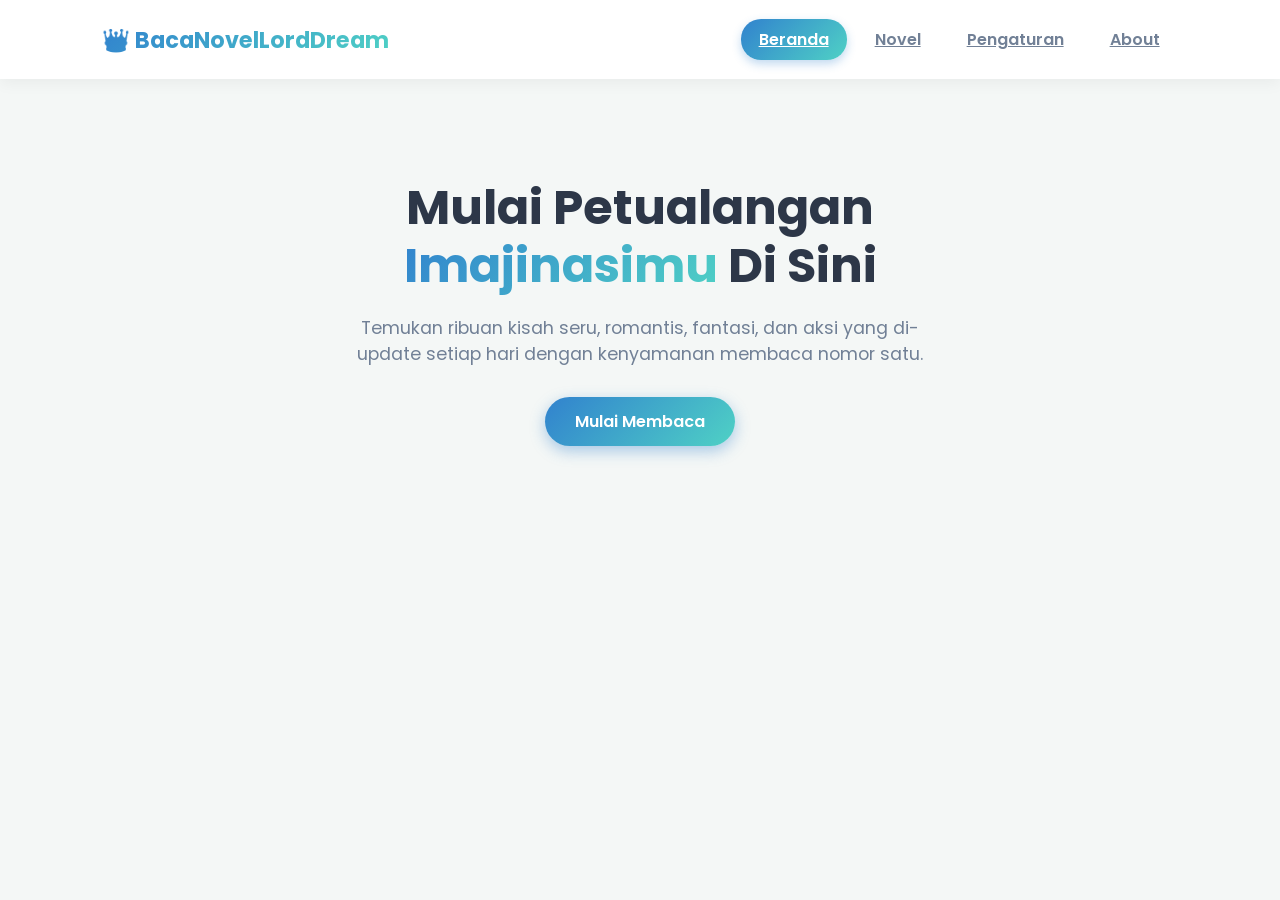
<file: index.html>
<!DOCTYPE html>
<html lang="id">
<head>
    <meta charset="UTF-8">
    <meta name="viewport" content="width=device-width, initial-scale=1.0">
    <title>BacaNovelLordDream - Beranda</title>
    <link rel="stylesheet" href="style.css?v=1.2">
    <link href="https://fonts.googleapis.com/css2?family=Poppins:wght@300;400;600;700&display=swap" rel="stylesheet">
</head>
<script>
    // Pengecekan instan saat halaman dimuat
    if (localStorage.getItem('webTheme') === 'dark') {
        document.body.classList.add('dark-theme');
    }
</script>
<body>
    <header class="desktop-header">
        <div class="logo">👑 BacaNovelLordDream</div>
        <nav class="nav-menu">
            <a href="index.html" class="nav-link active">Beranda</a>
            <a href="novel.html" class="nav-link">Novel</a>
            <a href="pengaturan.html" class="nav-link">Pengaturan</a>
            <a href="about.html" class="nav-link">About</a>
        </nav>
    </header>

    <nav class="mobile-bottom-nav">
        <a href="index.html" class="mobile-nav-link active">🏠<span class="nav-text">Beranda</span></a>
        <a href="novel.html" class="mobile-nav-link">📚<span class="nav-text">Novel</span></a>
        <a href="pengaturan.html" class="mobile-nav-link">⚙️<span class="nav-text">Pengaturan</span></a>
        <a href="about.html" class="mobile-nav-link">👑<span class="nav-text">About</span></a>
    </nav>

    <main class="container">
        <section class="hero-section">
            <h1>Mulai Petualangan <br><span>Imajinasimu</span> Di Sini</h1>
            <p>Temukan ribuan kisah seru, romantis, fantasi, dan aksi yang di-update setiap hari dengan kenyamanan membaca nomor satu.</p>
            <a href="novel.html" class="btn-primary" style="text-decoration:none; display:inline-block;">Mulai Membaca</a>
        </section>
    </main>
    <script src="script.js"></script>
</body>
</html>
</file>
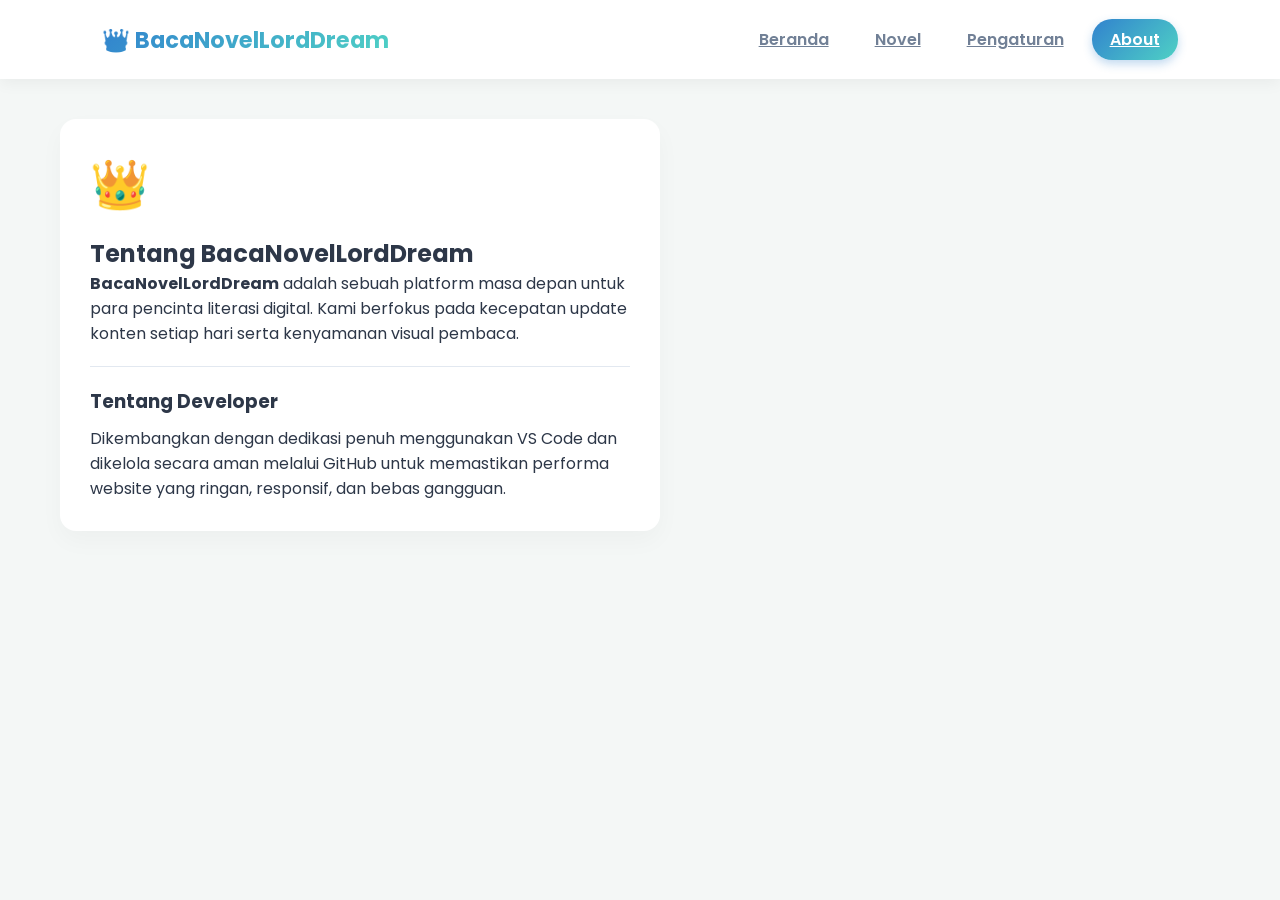
<file: about.html>
<!DOCTYPE html>
<html lang="id">
<head>
    <meta charset="UTF-8">
    <meta name="viewport" content="width=device-width, initial-scale=1.0">
    <title>About - BacaNovelLordDream</title>
    <link rel="stylesheet" href="style.css?v=1.2">
    <link href="https://fonts.googleapis.com/css2?family=Poppins:wght@300;400;600;700&display=swap" rel="stylesheet">
</head>
<script>
    // Pengecekan instan saat halaman dimuat
    if (localStorage.getItem('webTheme') === 'dark') {
        document.body.classList.add('dark-theme');
    }
</script>
<body>
    <header class="desktop-header">
        <div class="logo">👑 BacaNovelLordDream</div>
        <nav class="nav-menu">
            <a href="index.html" class="nav-link">Beranda</a>
            <a href="novel.html" class="nav-link">Novel</a>
            <a href="pengaturan.html" class="nav-link">Pengaturan</a>
            <a href="about.html" class="nav-link active">About</a>
        </nav>
    </header>

    <nav class="mobile-bottom-nav">
        <a href="index.html" class="mobile-nav-link">🏠<span class="nav-text">Beranda</span></a>
        <a href="novel.html" class="mobile-nav-link">📚<span class="nav-text">Novel</span></a>
        <a href="pengaturan.html" class="mobile-nav-link">⚙️<span class="nav-text">Pengaturan</span></a>
        <a href="about.html" class="mobile-nav-link active">👑<span class="nav-text">About</span></a>
    </nav>

    <main class="container">
        <div class="about-card">
            <div class="about-icon">👑</div>
            <h2>Tentang BacaNovelLordDream</h2>
            <p><strong>BacaNovelLordDream</strong> adalah sebuah platform masa depan untuk para pencinta literasi digital. Kami berfokus pada kecepatan update konten setiap hari serta kenyamanan visual pembaca.</p>
            <hr>
            <h3>Tentang Developer</h3>
            <p>Dikembangkan dengan dedikasi penuh menggunakan VS Code dan dikelola secara aman melalui GitHub untuk memastikan performa website yang ringan, responsif, dan bebas gangguan.</p>
        </div>
    </main>
    <script src="script.js"></script>
</body>
</html>
</file>
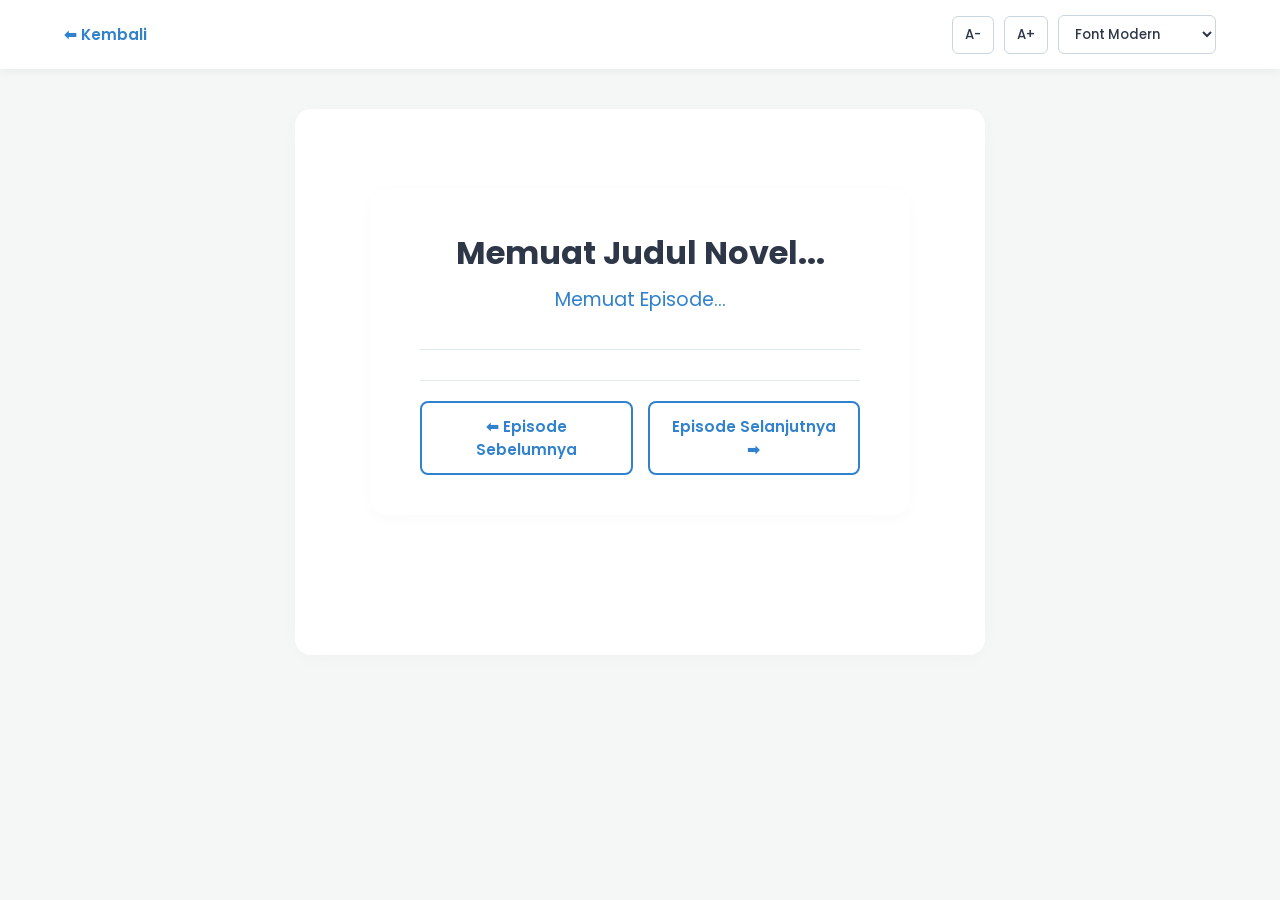
<file: baca.html>
<!DOCTYPE html>
<html lang="id">
<head>
    <meta charset="UTF-8">
    <meta name="viewport" content="width=device-width, initial-scale=1.0">
    <title>Membaca Novel - BacaNovelLordDream</title>
    <link rel="stylesheet" href="style.css">
    <link href="https://fonts.googleapis.com/css2?family=Poppins:wght@300;400;600;700&display=swap" rel="stylesheet">
</head>
<script>
    // Pengecekan instan saat halaman dimuat
    if (localStorage.getItem('webTheme') === 'dark') {
        document.body.classList.add('dark-theme');
    }
</script>
<body>

    <!-- Header Panel Pengaturan Membaca -->
    <header class="read-header">
        <a href="novel.html" class="btn-back-home">⬅ Kembali</a>
        
        <div class="floating-settings">
            <!-- Ukuran Huruf -->
            <button onclick="adjustFont('-')">A-</button>
            <button onclick="adjustFont('+')">A+</button>
            
            <!-- Jenis Huruf -->
            <select id="fontStyle" onchange="changeReaderFont()">
                <option value="modern">Font Modern</option>
                <option value="buku">Font Buku (Serif)</option>
            </select>
        </div>
    </header>

    <!-- Area Membaca Utama -->
    <div class="read-container">
        <main class="novel-reading-wrapper">
            
            <div class="read-container">
        <main class="novel-reading-wrapper">
            
            <div class="meta-novel">
                <!-- Judul dan Episode akan diisi otomatis oleh JavaScript -->
                <h1 id="novelTitle">Memuat Judul Novel...</h1>
                <div class="chapter-title" id="chapterTitle">Memuat Episode...</div>
            </div>
            
            <hr style="border: none; border-top: 1px solid #e2e8f0; margin-bottom: 30px;">

            <!-- Isi Cerita Otomatis Masuk ke Sini -->
            <article class="story-body" id="storyContent">
                <!-- Paragraf cerita akan muncul di sini secara dinamis -->
            </article>
            <!-- Isi Cerita -->
            <article class="story-body" id="storyContent">
                <!-- Paragraf cerita akan muncul di sini secara dinamis -->
            </article>

            <!-- ANGGOTA BARU: TOMBOL NAVIGASI BAWAH -->
            <hr style="border: none; border-top: 1px solid #e2e8f0; margin: 30px 0 20px 0;">
            <div class="episode-navigation">
                <button id="btnPrev" onclick="navigateEpisode('prev')" class="btn-nav-ep">⬅ Episode Sebelumnya</button>
                <button id="btnNext" onclick="navigateEpisode('next')" class="btn-nav-ep">Episode Selanjutnya ➡</button>
            </div>

        </main>
    </div>

    <script src="script.js"></script>
</body>
</html>
</file>
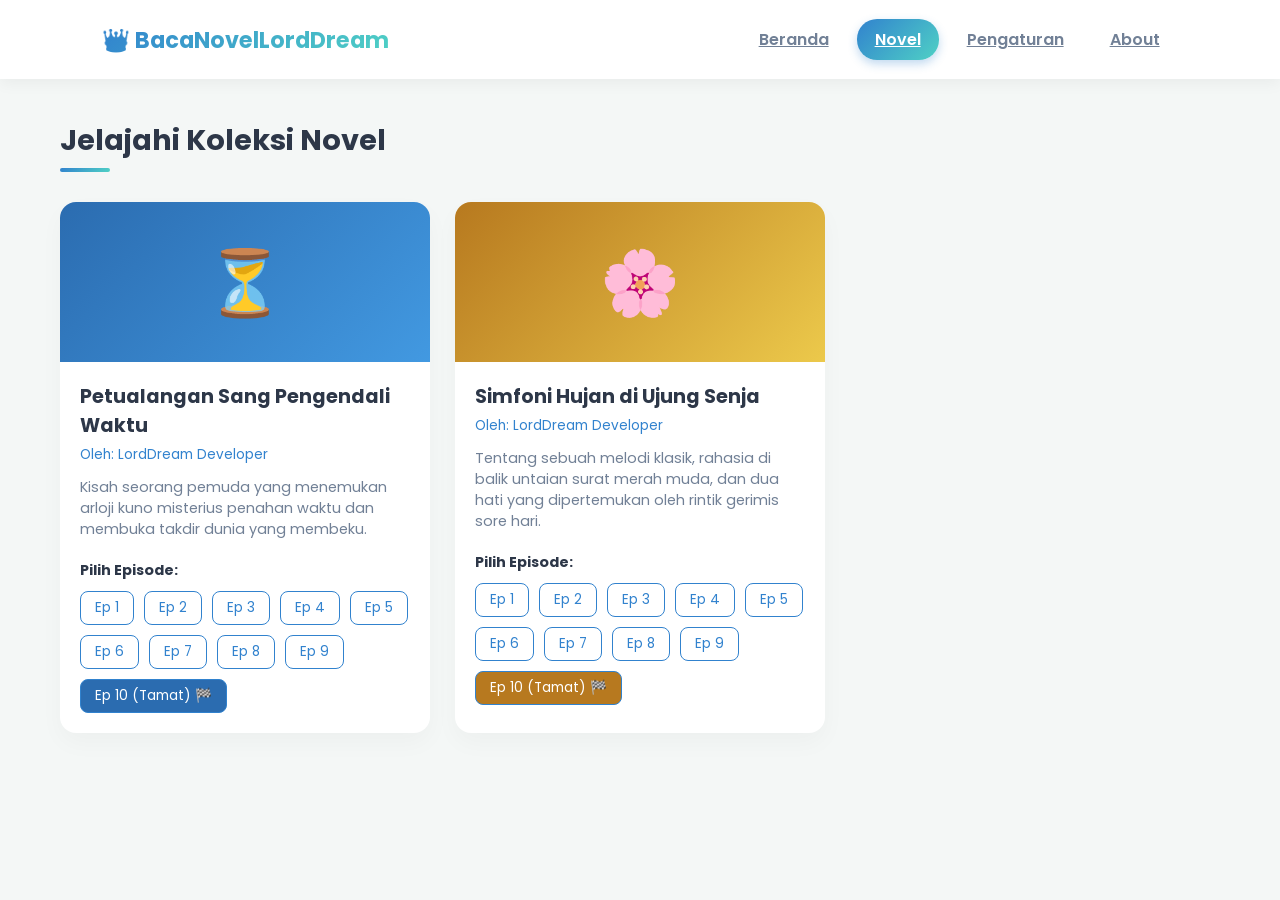
<file: novel.html>
<!DOCTYPE html>
<html lang="id">
<head>
    <meta charset="UTF-8">
    <meta name="viewport" content="width=device-width, initial-scale=1.0">
    <title>Koleksi Novel - BacaNovelLordDream</title>
    <link rel="stylesheet" href="style.css?v=1.2">
    <link href="https://fonts.googleapis.com/css2?family=Poppins:wght@300;400;600;700&display=swap" rel="stylesheet">
</head>
<script>
    // Pengecekan instan saat halaman dimuat
    if (localStorage.getItem('webTheme') === 'dark') {
        document.body.classList.add('dark-theme');
    }
</script>
<body>
    <!-- Navigasi Laptop -->
    <header class="desktop-header">
        <div class="logo">👑 BacaNovelLordDream</div>
        <nav class="nav-menu">
            <a href="index.html" class="nav-link">Beranda</a>
            <a href="novel.html" class="nav-link active">Novel</a>
            <a href="pengaturan.html" class="nav-link">Pengaturan</a>
            <a href="about.html" class="nav-link">About</a>
        </nav>
    </header>

    <!-- Navigasi HP -->
    <nav class="mobile-bottom-nav">
        <a href="index.html" class="mobile-nav-link">🏠<span class="nav-text">Beranda</span></a>
        <a href="novel.html" class="mobile-nav-link active">📚<span class="nav-text">Novel</span></a>
        <a href="pengaturan.html" class="mobile-nav-link">⚙️<span class="nav-text">Pengaturan</span></a>
        <a href="about.html" class="mobile-nav-link">👑<span class="nav-text">About</span></a>
    </nav>

    <main class="container">
        <section>
            <h2 class="section-title">Jelajahi Koleksi Novel</h2>
            <div class="novel-grid">
                
                <!-- CARD NOVEL 1: FANTASI (SUDAH TAMAT) -->
                <div class="novel-card">
                    <div class="novel-cover" style="background: linear-gradient(135deg, #2b6cb0, #4299e1); color: white;">⏳</div>
                    <div class="novel-info">
                        <h3>Petualangan Sang Pengendali Waktu</h3>
                        <p class="author">Oleh: LordDream Developer</p>
                        <p class="synopsis">Kisah seorang pemuda yang menemukan arloji kuno misterius penahan waktu dan membuka takdir dunia yang membeku.</p>
                        <div class="episode-container">
                            <h4>Pilih Episode:</h4>
                            <div class="episode-list">
                                <a href="baca.html?novel=1&ep=1" class="btn-ep">Ep 1</a>
                                <a href="baca.html?novel=1&ep=2" class="btn-ep">Ep 2</a>
                                <a href="baca.html?novel=1&ep=3" class="btn-ep">Ep 3</a>
                                <a href="baca.html?novel=1&ep=4" class="btn-ep">Ep 4</a>
                                <a href="baca.html?novel=1&ep=5" class="btn-ep">Ep 5</a>
                                <a href="baca.html?novel=1&ep=6" class="btn-ep">Ep 6</a>
                                <a href="baca.html?novel=1&ep=7" class="btn-ep">Ep 7</a>
                                <a href="baca.html?novel=1&ep=8" class="btn-ep">Ep 8</a>
                                <a href="baca.html?novel=1&ep=9" class="btn-ep">Ep 9</a>
                                <a href="baca.html?novel=1&ep=10" class="btn-ep" style="background: #2b6cb0; color: white;">Ep 10 (Tamat) 🏁</a>
                            </div>
                        </div>
                    </div>
                </div>

                <!-- CARD NOVEL 2: ROMANTIS -->
                <div class="novel-card">
                    <div class="novel-cover" style="background: linear-gradient(135deg, #b7791f, #ecc94b); color: white;">🌸</div>
                    <div class="novel-info">
                        <h3>Simfoni Hujan di Ujung Senja</h3>
                        <p class="author">Oleh: LordDream Developer</p>
                        <p class="synopsis">Tentang sebuah melodi klasik, rahasia di balik untaian surat merah muda, dan dua hati yang dipertemukan oleh rintik gerimis sore hari.</p>
                        <div class="episode-container">
                            <h4>Pilih Episode:</h4>
                            <!-- Ganti bagian episode-list di Novel 2 dengan ini -->
                <div class="episode-list">
                                <a href="baca.html?novel=2&ep=1" class="btn-ep">Ep 1</a>
                                <a href="baca.html?novel=2&ep=2" class="btn-ep">Ep 2</a>
                                <a href="baca.html?novel=2&ep=3" class="btn-ep">Ep 3</a>
                                <a href="baca.html?novel=2&ep=4" class="btn-ep">Ep 4</a>
                                <a href="baca.html?novel=2&ep=5" class="btn-ep">Ep 5</a>
                                <a href="baca.html?novel=2&ep=6" class="btn-ep">Ep 6</a>
                                <a href="baca.html?novel=2&ep=7" class="btn-ep">Ep 7</a>
                                <a href="baca.html?novel=2&ep=8" class="btn-ep">Ep 8</a>
                                <a href="baca.html?novel=2&ep=9" class="btn-ep">Ep 9</a>
                                <a href="baca.html?novel=2&ep=10" class="btn-ep" style="background: #b7791f; color: white;">Ep 10 (Tamat) 🏁</a>
                            </div>
                        </div>
                    </div>
                </div>

            </div>
        </section>
    </main>
    <script src="script.js"></script>
</body>
</html>
</file>
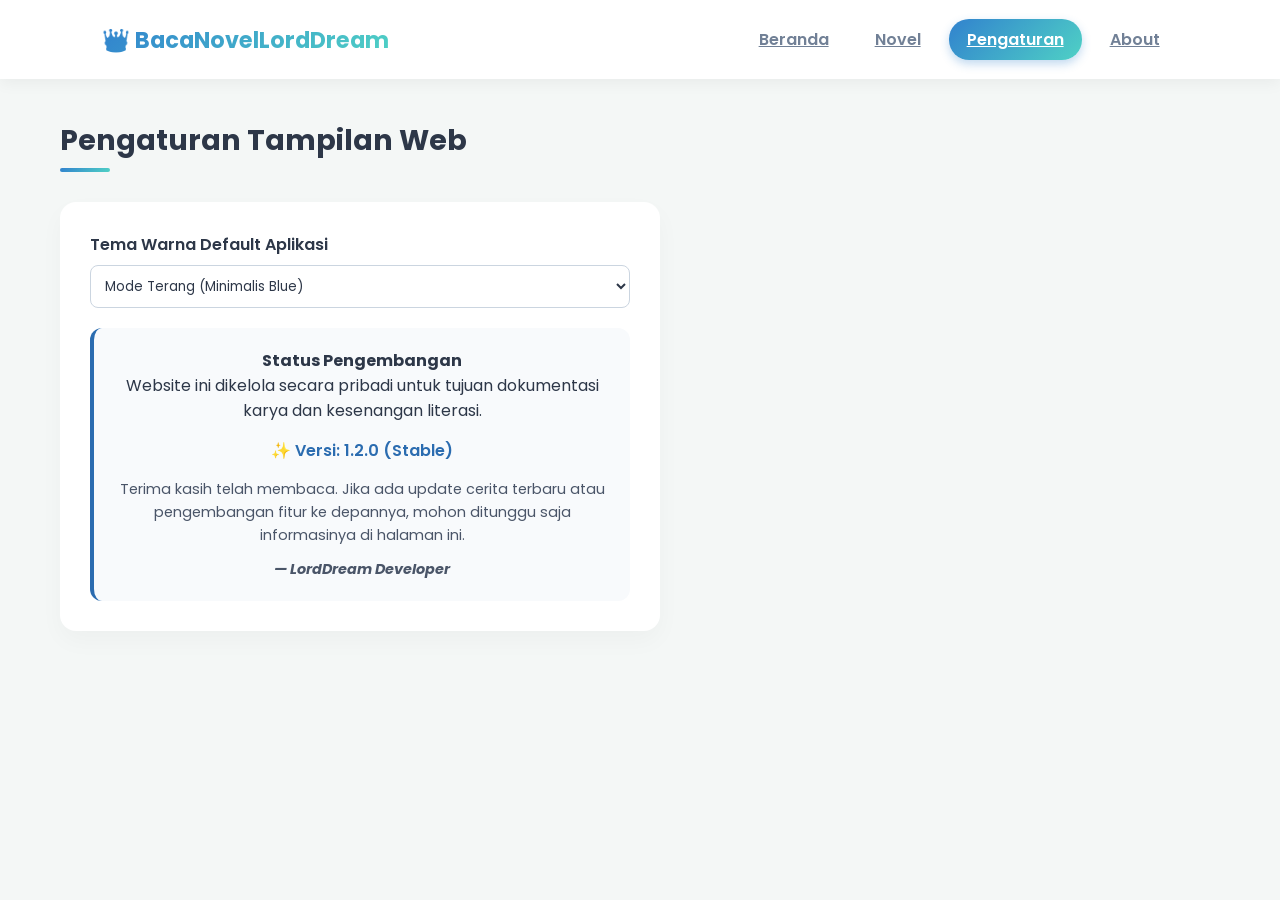
<file: pengaturan.html>
<!DOCTYPE html>
<html lang="id">
<head>
    <meta charset="UTF-8">
    <meta name="viewport" content="width=device-width, initial-scale=1.0">
    <title>Pengaturan - BacaNovelLordDream</title>
    <link rel="stylesheet" href="style.css?v=1.2">
    <link href="https://fonts.googleapis.com/css2?family=Poppins:wght@300;400;600;700&display=swap" rel="stylesheet">
</head>
<script>
    // Pengecekan instan saat halaman dimuat
    if (localStorage.getItem('webTheme') === 'dark') {
        document.body.classList.add('dark-theme');
    }
</script>
<body>
    <header class="desktop-header">
        <div class="logo">👑 BacaNovelLordDream</div>
        <nav class="nav-menu">
            <a href="index.html" class="nav-link">Beranda</a>
            <a href="novel.html" class="nav-link">Novel</a>
            <a href="pengaturan.html" class="nav-link active">Pengaturan</a>
            <a href="about.html" class="nav-link">About</a>
        </nav>
    </header>

    <nav class="mobile-bottom-nav">
        <a href="index.html" class="mobile-nav-link">🏠<span class="nav-text">Beranda</span></a>
        <a href="novel.html" class="mobile-nav-link">📚<span class="nav-text">Novel</span></a>
        <a href="pengaturan.html" class="mobile-nav-link active">⚙️<span class="nav-text">Pengaturan</span></a>
        <a href="about.html" class="mobile-nav-link">👑<span class="nav-text">About</span></a>
    </nav>

    <main class="container">
        <h2 class="section-title">Pengaturan Tampilan Web</h2>
        <div class="settings-box">
            <div class="setting-item">
                <label>Tema Warna Default Aplikasi</label>
                <select id="globalTheme" onchange="changeGlobalTheme()">
                    <option value="light">Mode Terang (Minimalis Blue)</option>
                    <option value="dark">Mode Gelap (Premium Dark)</option>
                    <option value="sepia">Mode Sepia (Kertas Klasik)</option>
                </select>
                
                <script>
                    // Setel nilai dropdown sesuai tema yang tersimpan
                    document.getElementById('globalTheme').value = localStorage.getItem('webTheme') || 'light';
                </script>
            </div>
            <div class="contact-developer-box">
                <h4>Status Pengembangan</h4>
                <p>Website ini dikelola secara pribadi untuk tujuan dokumentasi karya dan kesenangan literasi.</p>
                <div class="status-badge">
                    <span>✨ Versi: 1.2.0 (Stable)</span>
                </div>
                <div class="info-footer">
                    <p>Terima kasih telah membaca. Jika ada update cerita terbaru atau pengembangan fitur ke depannya, mohon ditunggu saja informasinya di halaman ini.</p>
                    <p class="signature">— LordDream Developer</p>
                </div>
            </div>
    </main>
    <script src="script.js"></script>
</body>
</html>
</file>
<file: style.css>
/* ==========================================
   GAYA UTAMA (SAMA UNTUK LAPTOP & HP)
   ========================================== */
* {
    margin: 0;
    padding: 0;
    box-sizing: border-box;
    font-family: 'Poppins', sans-serif;
}

:root {
    --bg-primary: #f4f7f6;
    --bg-card: #ffffff;
    --text-main: #2d3748;
    --text-muted: #718096;
    --accent-color: #3182ce;
    --accent-gradient: linear-gradient(135deg, #3182ce, #4fd1c5);
}

.dark-theme {
    --bg-primary: #1a202c;
    --bg-card: #2d3748;
    --text-main: #f7fafc;
    --text-muted: #a0aec0;
}

body {
    background-color: var(--bg-primary);
    color: var(--text-main);
    transition: background 0.3s, color 0.3s;
}

.desktop-header {
    background: var(--bg-card);
    padding: 1.2rem 8%;
    display: flex;
    justify-content: space-between;
    align-items: center;
    box-shadow: 0 4px 15px rgba(0, 0, 0, 0.05);
    position: sticky;
    top: 0;
    z-index: 1000;
}

.logo {
    font-size: 1.4rem;
    font-weight: 700;
    background: var(--accent-gradient);
    background-clip: text; /* standard property for compatibility */
    -webkit-background-clip: text;
    -webkit-text-fill-color: transparent;
}

.nav-menu {
    display: flex;
    gap: 10px;
}

.nav-link {
    background: none;
    border: none;
    padding: 8px 18px;
    font-size: 1rem;
    font-weight: 600;
    color: var(--text-muted);
    cursor: pointer;
    border-radius: 20px;
    transition: all 0.2s ease;
}

.nav-link:hover, .nav-link.active {
    color: white;
    background: var(--accent-gradient);
    box-shadow: 0 4px 10px rgba(49, 130, 206, 0.3);
}

.tab-content {
    display: none;
    animation: fadeIn 0.4s ease forwards;
}

.tab-content.active {
    display: block;
}

@keyframes fadeIn {
    from { opacity: 0; transform: translateY(10px); }
    to { opacity: 1; transform: translateY(0); }
}

.container {
    max-width: 1200px;
    margin: 40px auto;
    padding: 0 20px;
}

.hero-section {
    text-align: center;
    padding: 60px 20px;
}

.hero-section h1 {
    font-size: 3rem;
    line-height: 1.2;
    margin-bottom: 20px;
}

.hero-section h1 span {
    background: var(--accent-gradient);
    background-clip: text;
    -webkit-background-clip: text;
    -webkit-text-fill-color: transparent;
}

.hero-section p {
    color: var(--text-muted);
    max-width: 600px;
    margin: 0 auto 30px auto;
    font-size: 1.1rem;
}

.btn-primary {
    padding: 12px 30px;
    font-size: 1rem;
    font-weight: 600;
    color: white;
    background: var(--accent-gradient);
    border: none;
    border-radius: 25px;
    cursor: pointer;
    box-shadow: 0 5px 15px rgba(49, 130, 206, 0.4);
}

.section-title {
    margin-bottom: 30px;
    font-size: 1.8rem;
    position: relative;
    padding-bottom: 10px;
}

.section-title::after {
    content: '';
    position: absolute;
    bottom: 0;
    left: 0;
    width: 50px;
    height: 4px;
    background: var(--accent-gradient);
    border-radius: 2px;
}

.novel-grid {
    display: grid;
    grid-template-columns: repeat(auto-fill, minmax(320px, 1fr));
    gap: 25px;
}

.novel-card {
    background: var(--bg-card);
    border-radius: 16px;
    overflow: hidden;
    box-shadow: 0 10px 25px rgba(0,0,0,0.03);
    display: flex;
    flex-direction: column;
}

.novel-cover {
    height: 160px;
    display: flex;
    align-items: center;
    justify-content: center;
    font-size: 4rem;
}

.novel-info {
    padding: 20px;
}

.novel-info h3 { margin-bottom: 5px; font-size: 1.2rem; }
.author { font-size: 0.85rem; color: var(--accent-color); margin-bottom: 12px; }
.synopsis { font-size: 0.9rem; color: var(--text-muted); margin-bottom: 20px; }

.episode-container h4 { font-size: 0.9rem; margin-bottom: 10px; }
.episode-list { display: flex; gap: 10px; flex-wrap: wrap; }

.btn-ep {
    padding: 6px 14px;
    font-size: 0.85rem;
    border: 1px solid var(--accent-color);
    border-radius: 8px;
    text-decoration: none;
    color: var(--accent-color);
    background: transparent;
    cursor: pointer;
}

.btn-ep:hover {
    background: var(--accent-gradient);
    color: white;
    border-color: transparent;
}

.btn-ep.locked {
    border-color: #cbd5e0;
    color: #a0aec0;
    cursor: not-allowed;
}

.btn-ep.locked:hover { background: #edf2f7; color: #a0aec0; }

.settings-box, .about-card {
    background: var(--bg-card);
    padding: 30px;
    border-radius: 16px;
    box-shadow: 0 10px 25px rgba(0,0,0,0.03);
    max-width: 600px;
}

.setting-item {
    margin-bottom: 20px;
}

.setting-item label { display: block; margin-bottom: 8px; font-weight: 600; }
.setting-item select {
    width: 100%; padding: 10px; border-radius: 8px; border: 1px solid #cbd5e0; background: var(--bg-card); color: var(--text-main);
}

.about-icon { font-size: 3rem; margin-bottom: 15px; }
.about-card hr { margin: 20px 0; border: none; border-top: 1px solid #e2e8f0; }
.about-card h3 { margin-bottom: 10px; }

/* ==========================================
   DESAIN LAPTOP UNTUK HALAMAN BACA (baca.html)
   ========================================== */
.read-container {
    max-width: 740px;
    margin: 40px auto 100px auto;
    padding: 0 25px;
}

.read-header {
    background: var(--bg-card);
    padding: 15px 5%;
    display: flex;
    justify-content: space-between;
    align-items: center;
    box-shadow: 0 2px 10px rgba(0,0,0,0.05);
    position: sticky;
    top: 0;
    z-index: 1000;
    transition: background 0.3s;
}

.btn-back-home {
    color: var(--accent-color);
    text-decoration: none;
    font-weight: 600;
    font-size: 0.95rem;
}

.floating-settings {
    display: flex;
    gap: 10px;
    align-items: center;
}

.floating-settings button, .floating-settings select {
    padding: 8px 12px;
    border-radius: 6px;
    border: 1px solid #cbd5e0;
    background: var(--bg-card);
    color: var(--text-main);
    cursor: pointer;
    font-weight: 500;
    transition: background 0.3s, color 0.3s, border-color 0.3s;
}

.novel-reading-wrapper {
    background: var(--bg-card);
    padding: 40px 50px;
    border-radius: 16px;
    box-shadow: 0 4px 20px rgba(0,0,0,0.02);
}

.meta-novel {
    text-align: center;
    margin-bottom: 35px;
}

.meta-novel h1 {
    font-size: 2rem;
    font-weight: 700;
    margin-bottom: 8px;
}

.meta-novel .chapter-title {
    font-size: 1.2rem;
    color: var(--accent-color);
    font-weight: 400;
}

.story-body p {
    margin-bottom: 1.8rem;
    font-size: 18px;
    line-height: 1.8;
    color: inherit;
    text-align: justify;
}

.font-buku-serif { font-family: 'Georgia', serif !important; }
.font-modern-sans { font-family: 'Poppins', sans-serif !important; }

/* REVISI WARNA: Gunakan variabel agar background header atas otomatis ikut berubah gelap/sepia */
body.mode-malam {
    background-color: #121212 !important;
    color: #e0e0e0 !important;
}
body.mode-malam .read-header, body.mode-malam .novel-reading-wrapper, body.mode-malam .floating-settings button, body.mode-malam .floating-settings select {
    background-color: #1e1e1e !important;
    color: #e0e0e0 !important;
    border-color: #444444;
}

body.mode-sepia {
    background-color: #f7f1e3 !important;
    color: #433422 !important;
}
body.mode-sepia .read-header, body.mode-sepia .novel-reading-wrapper, body.mode-sepia .floating-settings button, body.mode-sepia .floating-settings select {
    background-color: #fcf8ed !important;
    color: #433422 !important;
    border-color: #d1c7bd;
}

.mobile-bottom-nav {
    display: none;
}

.episode-navigation {
    display: flex;
    justify-content: space-between;
    gap: 15px;
    margin-top: 20px;
}

.btn-nav-ep {
    flex: 1;
    padding: 12px 20px;
    font-size: 0.95rem;
    font-weight: 600;
    border: 2px solid var(--accent-color);
    border-radius: 8px;
    background: transparent;
    color: var(--accent-color);
    cursor: pointer;
    transition: all 0.2s ease;
    text-align: center;
}

.btn-nav-ep:hover {
    background: var(--accent-gradient);
    color: white;
    border-color: transparent;
}

/* ==========================================
   KODINGAN KHUSUS TAMPILAN HP (FIX HEADER BALAPAN)
   ========================================== */
@media (max-width: 768px) {
    .desktop-header {
        display: none;
    }

    .mobile-bottom-nav {
        display: flex;
        justify-content: space-around;
        align-items: center;
        position: fixed;
        bottom: 0;
        left: 0;
        width: 100%;
        height: 65px;
        background-color: var(--bg-card);
        box-shadow: 0 -4px 15px rgba(0, 0, 0, 0.1);
        z-index: 9999;
        padding-bottom: 5px;
    }

    .mobile-nav-link {
        background: none;
        border: none;
        display: flex;
        flex-direction: column;
        align-items: center;
        justify-content: center;
        color: var(--text-muted);
        font-size: 0.75rem;
        font-weight: 600;
        cursor: pointer;
        width: 25%;
        height: 100%;
        transition: all 0.2s ease;
    }

    .mobile-nav-link.active {
        color: #3182ce;
        transform: translateY(-2px);
    }

    .container {
        margin: 15px auto 85px auto;
        padding: 0 8px;
    }

    .read-container {
        margin: 0 auto 30px auto;
        padding: 0 !important;
    }

    .novel-reading-wrapper {
        padding: 20px 10px;
        border-radius: 0px;
        box-shadow: none;
    }

    .story-body p {
        font-size: 17px;
        line-height: 1.7;
        margin-bottom: 1.5rem;
        text-align: left;
    }

    .hero-section h1 { font-size: 1.8rem; }
    .hero-section p { font-size: 0.9rem; }
    .novel-grid { grid-template-columns: 1fr; gap: 15px; }
    
    /* Perbaikan Jarak Judul di HP agar tidak tertutup header */
    .meta-novel {
        margin-top: 20px;
    }
    .meta-novel h1 { font-size: 1.4rem; }
    
    .episode-navigation { padding: 0 5px; }
    .btn-nav-ep { padding: 10px 10px; font-size: 0.85rem; }

    /* ---- PERBAIKAN TOTAL HEADER DI HP (SESUAI FOTO KOMPLAIN) ---- */
    .read-header {
        padding: 12px 10px; /* Ditambah space-nya sedikit */
        display: flex;
        flex-direction: row;
        justify-content: space-between;
        align-items: center;
        gap: 8px;
        width: 100%;
    }

    .btn-back-home {
        font-size: 0.85rem;
        white-space: nowrap;
        padding-left: 5px; /* Dorong tombol kembali agar tidak kepotong pinggiran HP */
        flex-shrink: 0;
    }

    .floating-settings {
        display: flex;
        gap: 4px;
        flex-wrap: nowrap; /* Mencegah menu melorot jatuh ke bawah */
        justify-content: flex-end;
        flex-grow: 1;
    }

    .floating-settings button {
        padding: 6px 6px;
        font-size: 0.75rem;
        min-width: 30px;
    }

    .floating-settings select {
        padding: 6px 4px;
        font-size: 0.7rem;
        max-width: 85px; /* Sedikit diperkecil agar pas berjejer rapi di semua tipe HP */
        text-overflow: ellipsis;
    }
}

.contact-developer-box {
    margin-top: 20px;
    padding: 20px;
    background: #f8fafc;
    border-radius: 12px;
    border-left: 4px solid #2b6cb0;
    text-align: center;
}

.status-badge {
    margin: 15px 0;
    font-weight: 600;
    color: #2b6cb0;
}

.info-footer {
    font-size: 0.9em;
    color: #4a5568;
    line-height: 1.6;
}

.signature {
    margin-top: 10px;
    font-style: italic;
    font-weight: bold;
}

body.sepia-theme {
    background-color: #f4ecd8; /* Warna kertas tua */
    color: #5b4636;           /* Cokelat gelap untuk teks */
}

body.sepia-theme .settings-box, 
body.sepia-theme .novel-card,
body.sepia-theme .contact-developer-box {
    background-color: #eaddc0;
    color: #5b4636;
}

body.sepia-theme .desktop-header {
    background-color: #eaddc0;
    border-bottom: 1px solid #d2c4a9;
}
</file>
